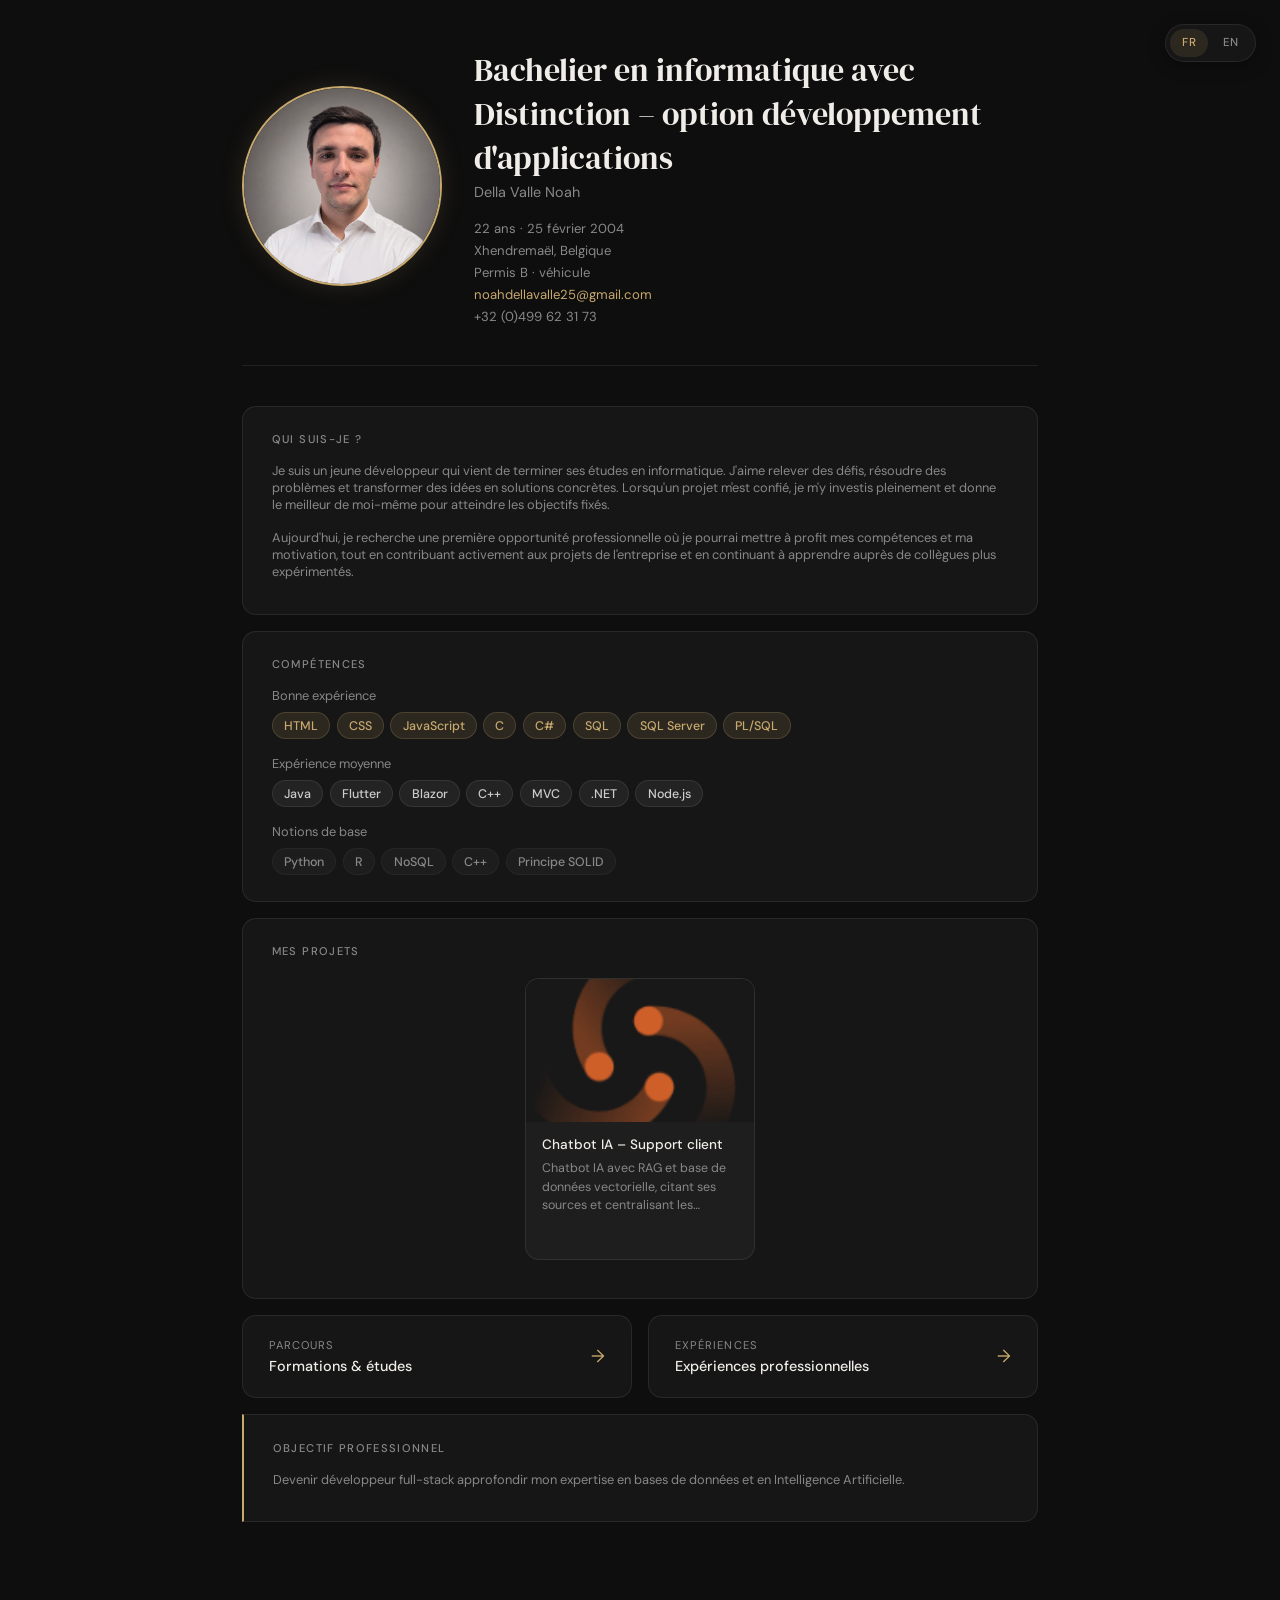
<file: index.html>
<!DOCTYPE html>
<html lang="fr" class="MainPage">
<head>
  <meta charset="UTF-8" />
  <meta name="viewport" content="width=device-width, initial-scale=1.0" />
  <title data-i18n="main.pageTitle">CV - Della Valle Noah</title>
  <link rel="stylesheet" href="./public/css/style.css" />
  <script src="./public/js/translations.js" defer></script>
  <script src="./public/js/i18n.js" defer></script>
  <script src="./public/js/code.js" defer></script>
  <script src="./public/js/carousel.js" defer></script>
</head>
<body>

  <div class="lang-switcher" role="group" aria-label="Choix de la langue / Language choice">
    <button type="button" class="lang-option" data-lang="fr">FR</button>
    <button type="button" class="lang-option" data-lang="en">EN</button>
  </div>

  <div class="layout">
    <header class="header-grid">
      <div class="profile-photo">
        <img src="./public/img/pdp.png" alt="Photo de profil de Noah Della Valle" />
      </div>
      <div class="header-info">
        <h1 data-i18n="main.heading">Bachelier en informatique avec Distinction - option développement d'applications</h1>
        <p class="subtitle">Della Valle Noah</p>
        <div class="contact-grid">
          <span id="age"></span>
          <span data-i18n="main.location">Xhendremaël, Belgique</span>
          <span data-i18n="main.permit">Permis B · véhicule</span>
          <a href="mailto:noahdellavalle25@gmail.com">noahdellavalle25@gmail.com</a>
          <span>+32 (0)499 62 31 73</span>
        </div>
      </div>
    </header>

    <main>
      <div class="card">
        <h2 data-i18n="main.aboutTitle">Qui suis-je ?</h2>
        <p data-i18n="main.aboutP1">Je suis un jeune développeur qui vient de terminer ses études en informatique. J'aime relever des défis, résoudre des problèmes et transformer des idées en solutions concrètes. Lorsqu'un projet m'est confié, je m'y investis pleinement et donne le meilleur de moi-même pour atteindre les objectifs fixés.</p>
        <p data-i18n="main.aboutP2">Aujourd'hui, je recherche une première opportunité professionnelle où je pourrai mettre à profit mes compétences et ma motivation, tout en contribuant activement aux projets de l'entreprise et en continuant à apprendre auprès de collègues plus expérimentés.</p>      </div>

      <div class="card">
        <h2 data-i18n="main.skillsTitle">Compétences</h2>
        <p data-i18n="main.skillsHigh">Bonne expérience</p>
        <div class="skills-row">
          <span class="skill-tag">HTML</span>
          <span class="skill-tag">CSS</span>
          <span class="skill-tag">JavaScript</span>
          <span class="skill-tag">C</span>
          <span class="skill-tag">C#</span>
          <span class="skill-tag">SQL</span>
          <span class="skill-tag">SQL Server</span>
          <span class="skill-tag">PL/SQL</span>
        </div>
        <p data-i18n="main.skillsMid">Expérience moyenne</p>
        <div class="skills-row">
          <span class="skill-tag mid">Java</span>
          <span class="skill-tag mid">Flutter</span>
          <span class="skill-tag mid">Blazor</span>
          <span class="skill-tag mid">C++</span>
          <span class="skill-tag mid">MVC</span>
          <span class="skill-tag mid">.NET</span>
          <span class="skill-tag mid">Node.js</span>
        </div>
        <p data-i18n="main.skillsLow">Notions de base</p>
        <div class="skills-row">
          <span class="skill-tag low">Python</span>
          <span class="skill-tag low">R</span>
          <span class="skill-tag low">NoSQL</span>
          <span class="skill-tag low">C++</span>
          <span class="skill-tag low" data-i18n="main.skillSolid">Principe SOLID</span>
        </div>
      </div>

      <div class="card">
        <h2 data-i18n="main.projectsTitle">Mes Projets</h2>

        <div class="carousel">
          <button class="carousel-btn prev" id="projectsPrev" type="button" aria-label="Projet précédent">&#10094;</button>

          <ul class="carousel-track" id="projectsTrack">
            <li>
              <a class="project-card" href="public/html/chatbot.html">
                <div class="project-img-wrap">
                  <img src="public/img/irisChatbot.png" alt="Chatbot IA Tele-Naro" loading="lazy" onerror="this.onerror=null;this.src='public/img/projects/placeholder.svg'">
                </div>
                <div class="project-info">
                  <h3 data-i18n="main.proj1Title">Tele-Naro - Chatbot IA</h3>
                  <p data-i18n="main.proj1Desc">Assistant conversationnel basé sur l'API Mistral AI (RAG, embeddings), déployé en production pendant mon stage et utilisé par environ 1000 utilisateurs.</p>
                  <span class="project-cta" data-i18n="main.projectCta">Voir le projet →</span>
                </div>
              </a>
            </li>
          </ul>

          <button class="carousel-btn next" id="projectsNext" type="button" aria-label="Projet suivant">&#10095;</button>
        </div>

        <div class="carousel-dots" id="projectsDots"></div>
      </div>

      <div class="nav-grid">
        <a href="public/html/formation.html" class="nav-card">
          <div>
            <div class="nav-label" data-i18n="main.navFormationLabel">Parcours</div>
            <div class="nav-title" data-i18n="main.navFormationTitle">Formations & études</div>
          </div>
          <span class="arrow">→</span>
        </a>
        <a href="public/html/experience.html" class="nav-card">
          <div>
            <div class="nav-label" data-i18n="main.navExperienceLabel">Expériences</div>
            <div class="nav-title" data-i18n="main.navExperienceTitle">Expériences professionnelles</div>
          </div>
          <span class="arrow">→</span>
        </a>
      </div>

      <div class="card objectif-card">
        <h2 data-i18n="main.objectifTitle">Objectif professionnel</h2>
        <p data-i18n="main.objectifText">Devenir développeur full-stack approfondir mon expertise en bases de données et en Intelligence Artificielle.</p>
      </div>

    </main>
  </div>

</body>
</html>
</file>
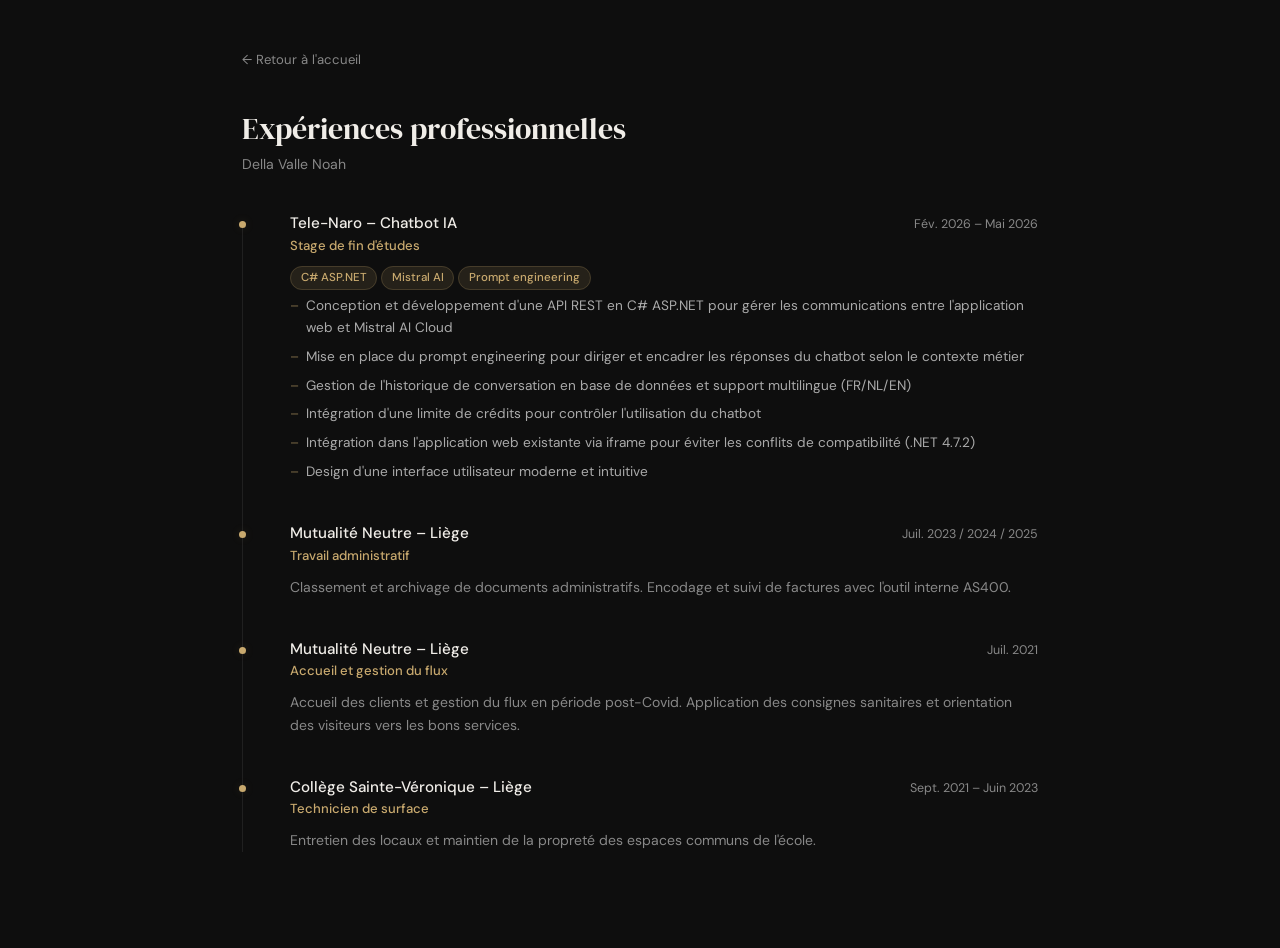
<file: experience.html>
<!DOCTYPE html>
<html lang="fr" class="ExperiencePage">
<head>
  <meta charset="UTF-8" />
  <meta name="viewport" content="width=device-width, initial-scale=1.0" />
  <title>Expériences – Della Valle Noah</title>
  <link rel="stylesheet" href="../Public/css/style.css" />
  <script src="../Public/js/code.js" defer></script>
</head>
<body>

  <div class="layout">

    <a href="/" class="back-link">← Retour à l'accueil</a>

    <h1 class="page-title">Expériences professionnelles</h1>
    <p class="page-subtitle">Della Valle Noah</p>

    <div class="timeline">

      <div class="item">
        <div class="item-header">
          <span class="item-title">Tele-Naro – Chatbot IA</span>
          <span class="item-date">Fév. 2026 – Mai 2026</span>
        </div>
        <div class="item-subtitle">Stage de fin d'études</div>
        <span class="badge">C# ASP.NET</span>
        <span class="badge">Mistral AI</span>
        <span class="badge">Prompt engineering</span>
        <ul>
          <li>Conception et développement d'une API REST en C# ASP.NET pour gérer les communications entre l'application web et Mistral AI Cloud</li>
          <li>Mise en place du prompt engineering pour diriger et encadrer les réponses du chatbot selon le contexte métier</li>
          <li>Gestion de l'historique de conversation en base de données et support multilingue (FR/NL/EN)</li>
          <li>Intégration d'une limite de crédits pour contrôler l'utilisation du chatbot</li>
          <li>Intégration dans l'application web existante via iframe pour éviter les conflits de compatibilité (.NET 4.7.2)</li>
          <li>Design d'une interface utilisateur moderne et intuitive</li>
        </ul>
      </div>

      <div class="item">
        <div class="item-header">
          <span class="item-title">Mutualité Neutre – Liège</span>
          <span class="item-date">Juil. 2023 / 2024 / 2025</span>
        </div>
        <div class="item-subtitle">Travail administratif</div>
        <p class="item-desc">Classement et archivage de documents administratifs. Encodage et suivi de factures avec l'outil interne AS400.</p>
      </div>

      <div class="item">
        <div class="item-header">
          <span class="item-title">Mutualité Neutre – Liège</span>
          <span class="item-date">Juil. 2021</span>
        </div>
        <div class="item-subtitle">Accueil et gestion du flux</div>
        <p class="item-desc">Accueil des clients et gestion du flux en période post-Covid. Application des consignes sanitaires et orientation des visiteurs vers les bons services.</p>
      </div>

      <div class="item">
        <div class="item-header">
          <span class="item-title">Collège Sainte-Véronique – Liège</span>
          <span class="item-date">Sept. 2021 – Juin 2023</span>
        </div>
        <div class="item-subtitle">Technicien de surface</div>
        <p class="item-desc">Entretien des locaux et maintien de la propreté des espaces communs de l'école.</p>
      </div>

    </div>
  </div>

</body>
</html>
</file>
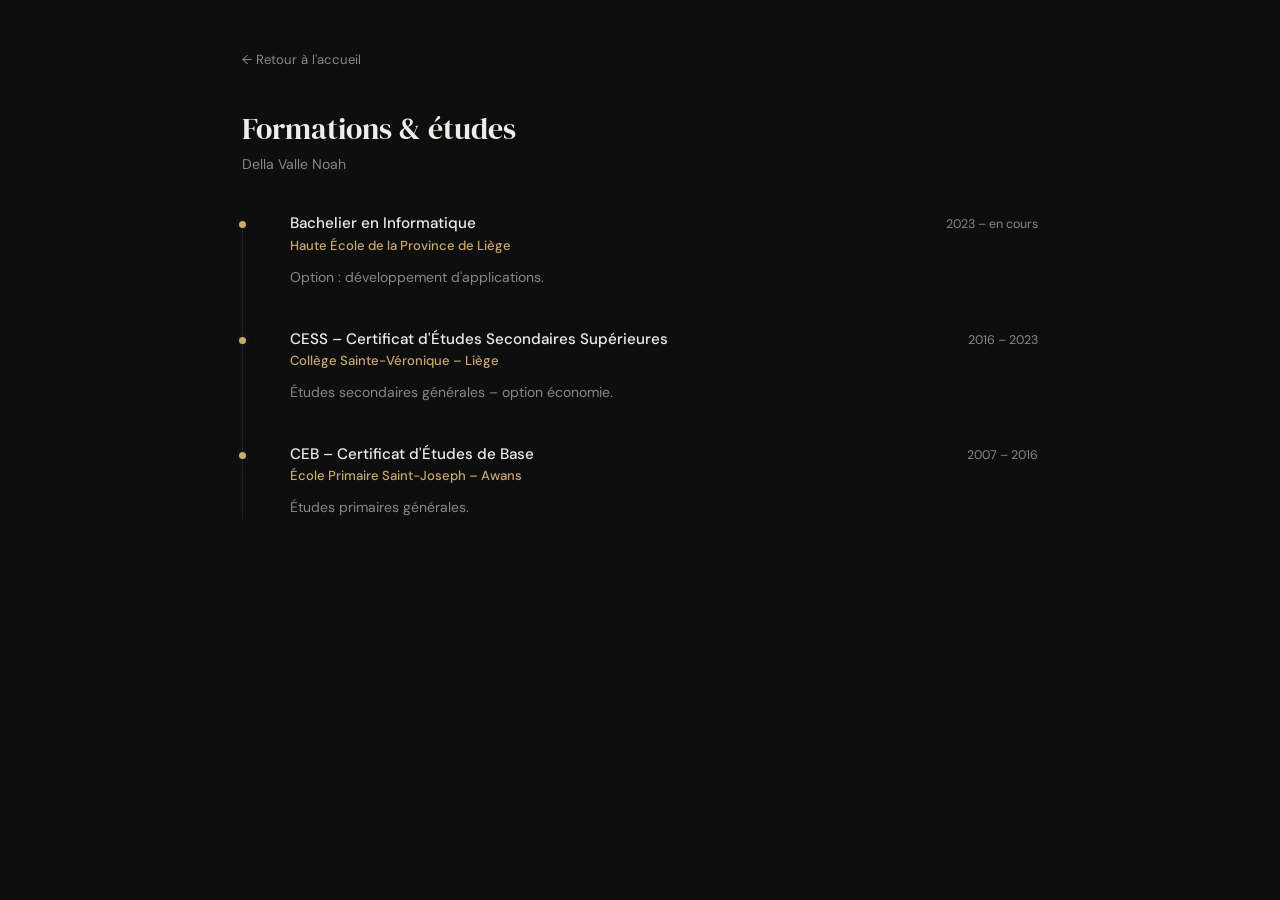
<file: formation.html>
<!DOCTYPE html>
<html lang="fr" class="FormationPage">
<head>
  <meta charset="UTF-8" />
  <meta name="viewport" content="width=device-width, initial-scale=1.0" />
  <title>Formations – Della Valle Noah</title>
  <link rel="stylesheet" href="../Public/css/style.css" />
  <script src="../Public/js/code.js" defer></script>
</head>
<body>

  <div class="layout">

    <a href="/" class="back-link">← Retour à l'accueil</a>

    <h1 class="page-title">Formations & études</h1>
    <p class="page-subtitle">Della Valle Noah</p>

    <div class="timeline">

      <div class="item">
        <div class="item-header">
          <span class="item-title">Bachelier en Informatique</span>
          <span class="item-date">2023 – en cours</span>
        </div>
        <div class="item-subtitle">Haute École de la Province de Liège</div>
        <p class="item-desc">Option : développement d'applications.</p>
      </div>

      <div class="item">
        <div class="item-header">
          <span class="item-title">CESS – Certificat d'Études Secondaires Supérieures</span>
          <span class="item-date">2016 – 2023</span>
        </div>
        <div class="item-subtitle">Collège Sainte-Véronique – Liège</div>
        <p class="item-desc">Études secondaires générales – option économie.</p>
      </div>

      <div class="item">
        <div class="item-header">
          <span class="item-title">CEB – Certificat d'Études de Base</span>
          <span class="item-date">2007 – 2016</span>
        </div>
        <div class="item-subtitle">École Primaire Saint-Joseph – Awans</div>
        <p class="item-desc">Études primaires générales.</p>
      </div>

    </div>
  </div>

</body>
</html>
</file>
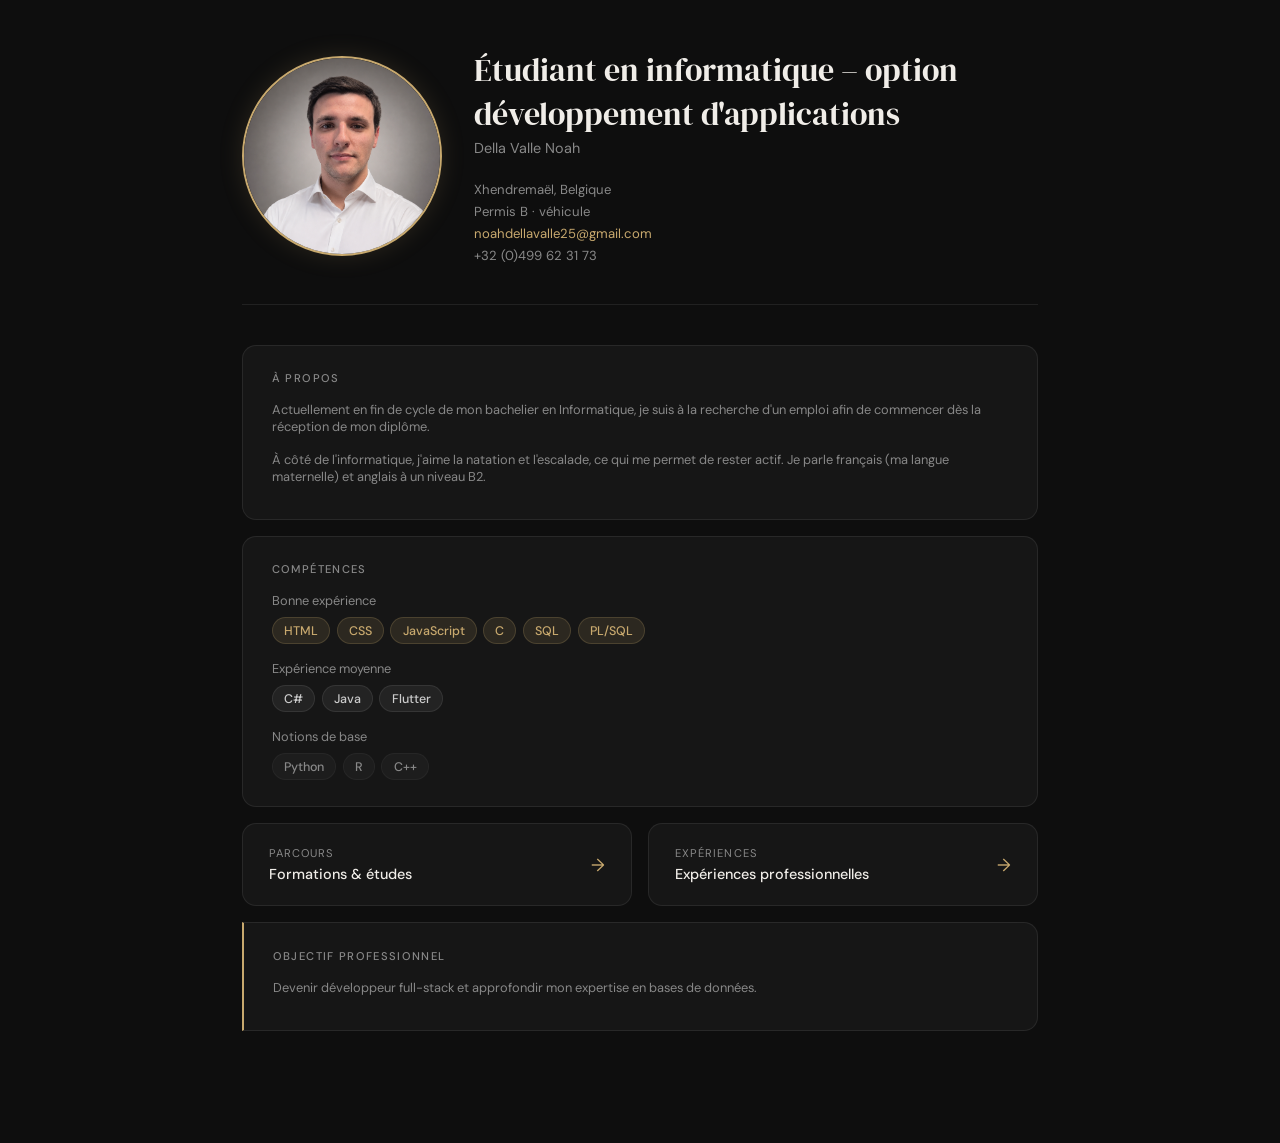
<file: main.html>
<!DOCTYPE html>
<html lang="fr" class="MainPage">
<head>
  <meta charset="UTF-8" />
  <meta name="viewport" content="width=device-width, initial-scale=1.0" />
  <title>CV – Della Valle Noah</title>
  <link rel="stylesheet" href="./Public/css/style.css" />
  <script src="./Public/js/code.js" defer></script>
</head>
<body>

  <div class="layout">

    <header class="header-grid">
      <div class="profile-photo">
        <img src="./Public/img/pdp.png" alt="Photo de profil de Noah Della Valle" />
      </div>
      <div class="header-info">
        <h1>Étudiant en informatique – option développement d'applications</h1>
        <p class="subtitle">Della Valle Noah</p>
        <div class="contact-grid">
          <span id="age"></span>
          <span>Xhendremaël, Belgique</span>
          <span>Permis B · véhicule</span>
          <a href="mailto:noahdellavalle25@gmail.com">noahdellavalle25@gmail.com</a>
          <span>+32 (0)499 62 31 73</span>
        </div>
      </div>
    </header>

    <main>

      <div class="card">
        <h2>À propos</h2>
        <p>Actuellement en fin de cycle de mon bachelier en Informatique, je suis à la recherche d'un emploi afin de commencer dès la réception de mon diplôme.</p>
        <p>À côté de l'informatique, j'aime la natation et l'escalade, ce qui me permet de rester actif. Je parle français (ma langue maternelle) et anglais à un niveau B2.</p>
      </div>

      <div class="card">
        <h2>Compétences</h2>
        <p style="font-size:0.8rem; color:var(--muted); margin-bottom:0.5rem;">Bonne expérience</p>
        <div class="skills-row">
          <span class="skill-tag">HTML</span>
          <span class="skill-tag">CSS</span>
          <span class="skill-tag">JavaScript</span>
          <span class="skill-tag">C</span>
          <span class="skill-tag">SQL</span>
          <span class="skill-tag">PL/SQL</span>
        </div>
        <p style="font-size:0.8rem; color:var(--muted); margin-top:1rem; margin-bottom:0.5rem;">Expérience moyenne</p>
        <div class="skills-row">
          <span class="skill-tag mid">C#</span>
          <span class="skill-tag mid">Java</span>
          <span class="skill-tag mid">Flutter</span>
        </div>
        <p style="font-size:0.8rem; color:var(--muted); margin-top:1rem; margin-bottom:0.5rem;">Notions de base</p>
        <div class="skills-row">
          <span class="skill-tag low">Python</span>
          <span class="skill-tag low">R</span>
          <span class="skill-tag low">C++</span>
        </div>
      </div>

      <div class="nav-grid">
        <a href="/formation" class="nav-card">
          <div>
            <div class="nav-label">Parcours</div>
            <div class="nav-title">Formations & études</div>
          </div>
          <span class="arrow">→</span>
        </a>
        <a href="/experience" class="nav-card">
          <div>
            <div class="nav-label">Expériences</div>
            <div class="nav-title">Expériences professionnelles</div>
          </div>
          <span class="arrow">→</span>
        </a>
      </div>

      <div class="card objectif-card">
        <h2>Objectif professionnel</h2>
        <p>Devenir développeur full-stack et approfondir mon expertise en bases de données.</p>
      </div>

    </main>
  </div>

</body>
</html>
</file>
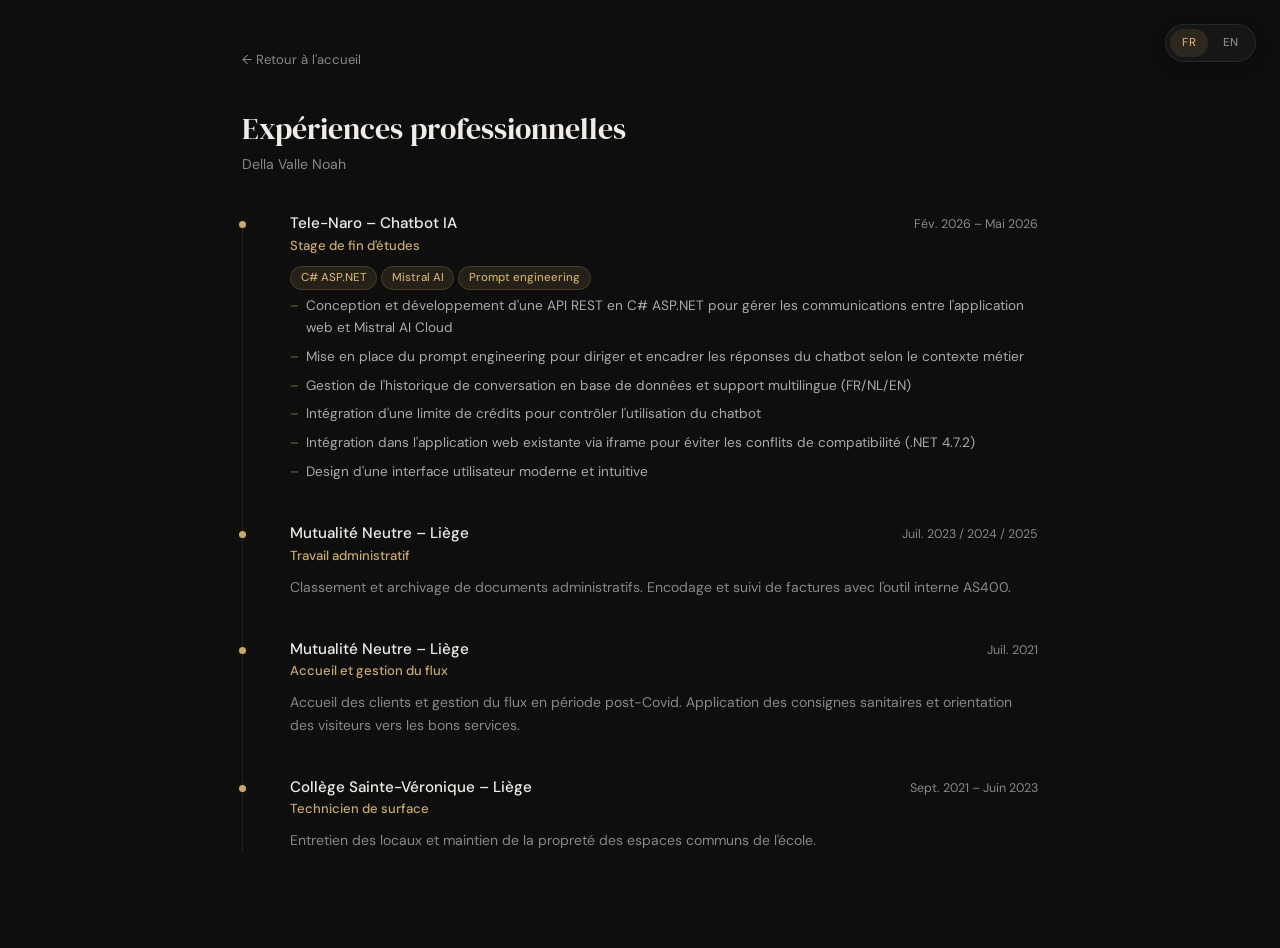
<file: Public/html/experience.html>
<!DOCTYPE html>
<html lang="fr" class="ExperiencePage">
<head>
  <meta charset="UTF-8" />
  <meta name="viewport" content="width=device-width, initial-scale=1.0" />
  <title data-i18n="exp.pageTitle">Expériences – Della Valle Noah</title>
  <link rel="stylesheet" href="../css/style.css" />
  <script src="../js/translations.js" defer></script>
  <script src="../js/i18n.js" defer></script>
  <script src="../js/code.js" defer></script>
</head>
<body>

  <div class="lang-switcher" role="group" aria-label="Choix de la langue / Language choice">
    <button type="button" class="lang-option" data-lang="fr">FR</button>
    <button type="button" class="lang-option" data-lang="en">EN</button>
  </div>

  <div class="layout">

    <a href="../../index.html" class="back-link" data-i18n="common.backLink">← Retour à l'accueil</a>

    <h1 class="page-title" data-i18n="exp.heading">Expériences professionnelles</h1>
    <p class="page-subtitle">Della Valle Noah</p>

    <div class="timeline">

      <div class="item">
        <div class="item-header">
          <span class="item-title" data-i18n="exp.item1Title">Tele-Naro – Chatbot IA</span>
          <span class="item-date" data-i18n="exp.item1Date">Fév. 2026 – Mai 2026</span>
        </div>
        <div class="item-subtitle" data-i18n="exp.item1Subtitle">Stage de fin d'études</div>
        <span class="badge">C# ASP.NET</span>
        <span class="badge">Mistral AI</span>
        <span class="badge">Prompt engineering</span>
        <ul>
          <li data-i18n="exp.item1Li1">Conception et développement d'une API REST en C# ASP.NET pour gérer les communications entre l'application web et Mistral AI Cloud</li>
          <li data-i18n="exp.item1Li2">Mise en place du prompt engineering pour diriger et encadrer les réponses du chatbot selon le contexte métier</li>
          <li data-i18n="exp.item1Li3">Gestion de l'historique de conversation en base de données et support multilingue (FR/NL/EN)</li>
          <li data-i18n="exp.item1Li4">Intégration d'une limite de crédits pour contrôler l'utilisation du chatbot</li>
          <li data-i18n="exp.item1Li5">Intégration dans l'application web existante via iframe pour éviter les conflits de compatibilité (.NET 4.7.2)</li>
          <li data-i18n="exp.item1Li6">Design d'une interface utilisateur moderne et intuitive</li>
        </ul>
      </div>

      <div class="item">
        <div class="item-header">
          <span class="item-title">Mutualité Neutre – Liège</span>
          <span class="item-date" data-i18n="exp.item2Date">Juil. 2023 / 2024 / 2025</span>
        </div>
        <div class="item-subtitle" data-i18n="exp.item2Subtitle">Travail administratif</div>
        <p class="item-desc" data-i18n="exp.item2Desc">Classement et archivage de documents administratifs. Encodage et suivi de factures avec l'outil interne AS400.</p>
      </div>

      <div class="item">
        <div class="item-header">
          <span class="item-title">Mutualité Neutre – Liège</span>
          <span class="item-date" data-i18n="exp.item3Date">Juil. 2021</span>
        </div>
        <div class="item-subtitle" data-i18n="exp.item3Subtitle">Accueil et gestion du flux</div>
        <p class="item-desc" data-i18n="exp.item3Desc">Accueil des clients et gestion du flux en période post-Covid. Application des consignes sanitaires et orientation des visiteurs vers les bons services.</p>
      </div>

      <div class="item">
        <div class="item-header">
          <span class="item-title">Collège Sainte-Véronique – Liège</span>
          <span class="item-date" data-i18n="exp.item4Date">Sept. 2021 – Juin 2023</span>
        </div>
        <div class="item-subtitle" data-i18n="exp.item4Subtitle">Technicien de surface</div>
        <p class="item-desc" data-i18n="exp.item4Desc">Entretien des locaux et maintien de la propreté des espaces communs de l'école.</p>
      </div>

    </div>
  </div>

</body>
</html>
</file>
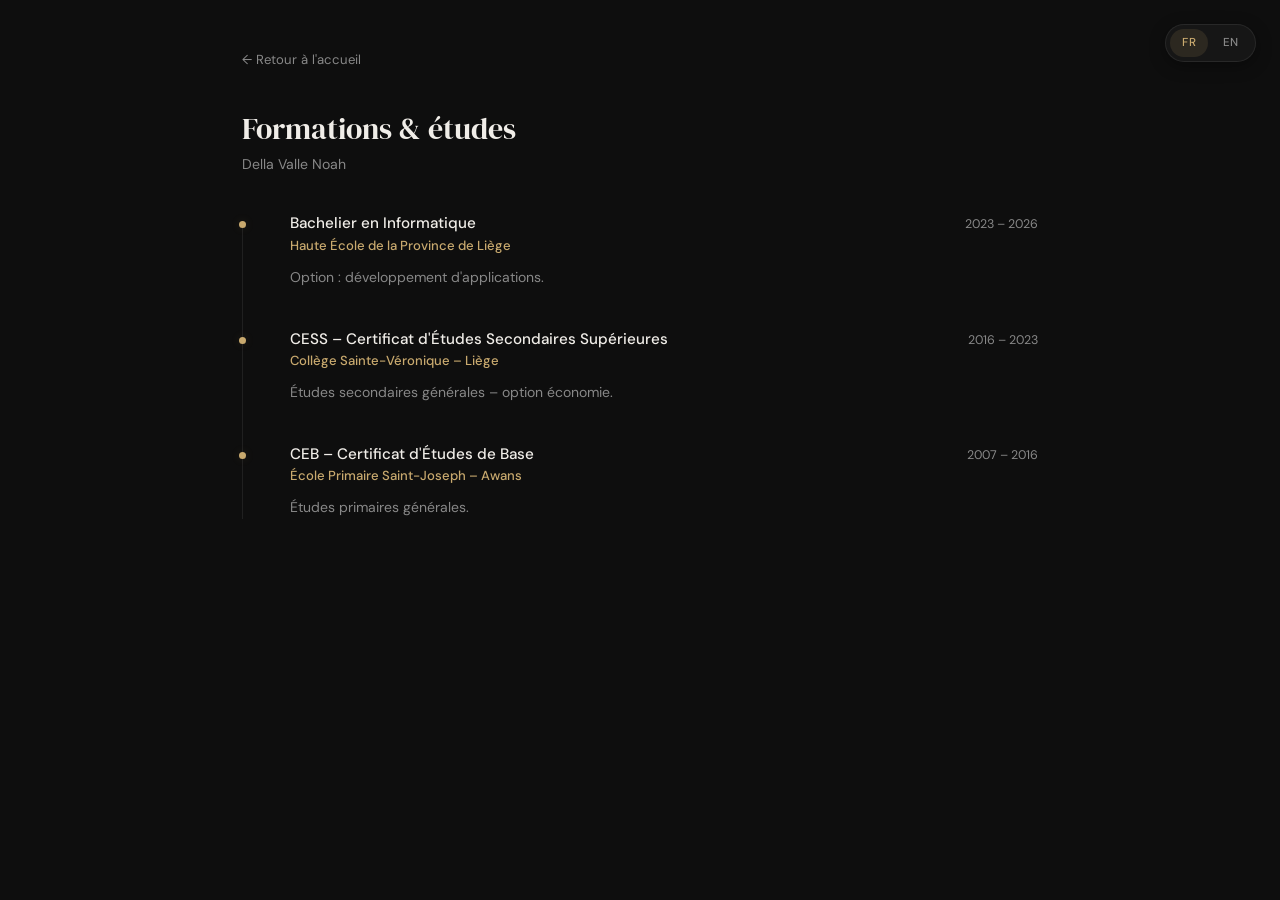
<file: Public/html/formation.html>
<!DOCTYPE html>
<html lang="fr" class="FormationPage">
<head>
  <meta charset="UTF-8" />
  <meta name="viewport" content="width=device-width, initial-scale=1.0" />
  <title data-i18n="form.pageTitle">Formations – Della Valle Noah</title>
  <link rel="stylesheet" href="../css/style.css" />
  <script src="../js/translations.js" defer></script>
  <script src="../js/i18n.js" defer></script>
  <script src="../js/code.js" defer></script>
</head>
<body>

  <div class="lang-switcher" role="group" aria-label="Choix de la langue / Language choice">
    <button type="button" class="lang-option" data-lang="fr">FR</button>
    <button type="button" class="lang-option" data-lang="en">EN</button>
  </div>

  <div class="layout">

    <a href="../../index.html" class="back-link" data-i18n="common.backLink">← Retour à l'accueil</a>

    <h1 class="page-title" data-i18n="form.heading">Formations & études</h1>
    <p class="page-subtitle">Della Valle Noah</p>

    <div class="timeline">

      <div class="item">
        <div class="item-header">
          <span class="item-title" data-i18n="form.item1Title">Bachelier en Informatique</span>
          <span class="item-date"> 2023 – 2026</span>
        </div>
        <div class="item-subtitle">Haute École de la Province de Liège</div>
        <p class="item-desc" data-i18n="form.item1Desc">Option : développement d'applications.</p>
      </div>

      <div class="item">
        <div class="item-header">
          <span class="item-title" data-i18n="form.item2Title">CESS – Certificat d'Études Secondaires Supérieures</span>
          <span class="item-date">2016 – 2023</span>
        </div>
        <div class="item-subtitle">Collège Sainte-Véronique – Liège</div>
        <p class="item-desc" data-i18n="form.item2Desc">Études secondaires générales – option économie.</p>
      </div>

      <div class="item">
        <div class="item-header">
          <span class="item-title" data-i18n="form.item3Title">CEB – Certificat d'Études de Base</span>
          <span class="item-date">2007 – 2016</span>
        </div>
        <div class="item-subtitle">École Primaire Saint-Joseph – Awans</div>
        <p class="item-desc" data-i18n="form.item3Desc">Études primaires générales.</p>
      </div>

    </div>
  </div>

</body>
</html>
</file>
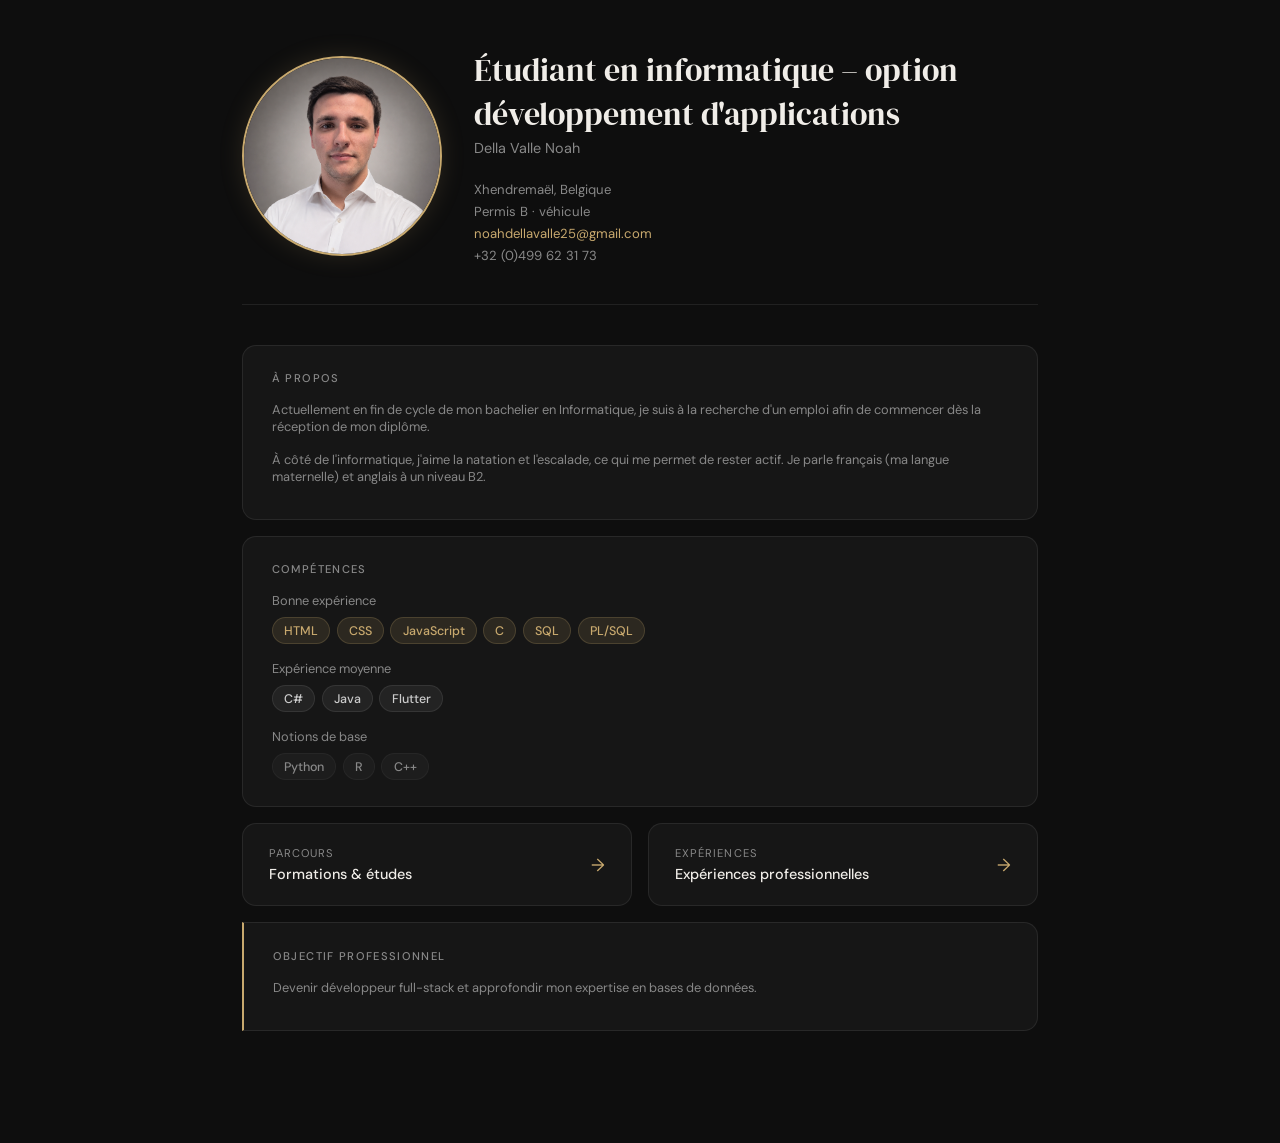
<file: Public/html/main.html>
<!DOCTYPE html>
<html lang="fr" class="MainPage">
<head>
  <meta charset="UTF-8" />
  <meta name="viewport" content="width=device-width, initial-scale=1.0" />
  <title>CV – Della Valle Noah</title>
  <link rel="stylesheet" href="../css/style.css" />
  <script src="../js/code.js" defer></script>
</head>
<body>

  <div class="layout">

    <header class="header-grid">
      <div class="profile-photo">
        <img src="../img/pdp.png" alt="Photo de profil de Noah Della Valle" />
      </div>
      <div class="header-info">
        <h1>Étudiant en informatique – option développement d'applications</h1>
        <p class="subtitle">Della Valle Noah</p>
        <div class="contact-grid">
          <span id="age"></span>
          <span>Xhendremaël, Belgique</span>
          <span>Permis B · véhicule</span>
          <a href="mailto:noahdellavalle25@gmail.com">noahdellavalle25@gmail.com</a>
          <span>+32 (0)499 62 31 73</span>
        </div>
      </div>
    </header>

    <main>

      <div class="card">
        <h2>À propos</h2>
        <p>Actuellement en fin de cycle de mon bachelier en Informatique, je suis à la recherche d'un emploi afin de commencer dès la réception de mon diplôme.</p>
        <p>À côté de l'informatique, j'aime la natation et l'escalade, ce qui me permet de rester actif. Je parle français (ma langue maternelle) et anglais à un niveau B2.</p>
      </div>

      <div class="card">
        <h2>Compétences</h2>
        <p style="font-size:0.8rem; color:var(--muted); margin-bottom:0.5rem;">Bonne expérience</p>
        <div class="skills-row">
          <span class="skill-tag">HTML</span>
          <span class="skill-tag">CSS</span>
          <span class="skill-tag">JavaScript</span>
          <span class="skill-tag">C</span>
          <span class="skill-tag">SQL</span>
          <span class="skill-tag">PL/SQL</span>
        </div>
        <p style="font-size:0.8rem; color:var(--muted); margin-top:1rem; margin-bottom:0.5rem;">Expérience moyenne</p>
        <div class="skills-row">
          <span class="skill-tag mid">C#</span>
          <span class="skill-tag mid">Java</span>
          <span class="skill-tag mid">Flutter</span>
        </div>
        <p style="font-size:0.8rem; color:var(--muted); margin-top:1rem; margin-bottom:0.5rem;">Notions de base</p>
        <div class="skills-row">
          <span class="skill-tag low">Python</span>
          <span class="skill-tag low">R</span>
          <span class="skill-tag low">C++</span>
        </div>
      </div>

      <div class="nav-grid">
        <a href="/formation" class="nav-card">
          <div>
            <div class="nav-label">Parcours</div>
            <div class="nav-title">Formations & études</div>
          </div>
          <span class="arrow">→</span>
        </a>
        <a href="/experience" class="nav-card">
          <div>
            <div class="nav-label">Expériences</div>
            <div class="nav-title">Expériences professionnelles</div>
          </div>
          <span class="arrow">→</span>
        </a>
      </div>

      <div class="card objectif-card">
        <h2>Objectif professionnel</h2>
        <p>Devenir développeur full-stack et approfondir mon expertise en bases de données.</p>
      </div>

    </main>
  </div>

</body>
</html>
</file>
<file: public/css/style.css>
@import url('https://fonts.googleapis.com/css2?family=DM+Sans:wght@300;400;500&family=DM+Serif+Display&display=swap');

:root {
  --bg: #0e0e0e;
  --surface: #161616;
  --surface2: #1e1e1e;
  --border: rgba(255,255,255,0.08);
  --border-hover: rgba(255,255,255,0.16);
  --text: #f0ede8;
  --muted: #888;
  --accent: #c8a96e;
  --accent-glow: rgba(200, 169, 110, 0.15);
  --accent2: #7eb8c9;
  --tag-high: rgba(200,169,110,0.12);
  --tag-mid: rgba(255,255,255,0.06);
  --tag-low: rgba(255,255,255,0.03);
}

* { margin: 0; padding: 0; box-sizing: border-box; }

html { scroll-behavior: smooth; background: var(--bg); }

body {
  font-family: 'DM Sans', sans-serif;
  background: var(--bg);
  color: var(--text);
  min-height: 100vh;
}

a { color: var(--accent); text-decoration: none; }
a:hover { text-decoration: underline; }

/*
/////////////////////////////////////////////////////////////////////// 
/////////////////////////// LANGUAGE SWITCHER /////////////////////////
///////////////////////////////////////////////////////////////////////*/

.lang-switcher {
  position: fixed;
  top: 1.5rem;
  right: 1.5rem;
  z-index: 100;
  display: flex;
  background: var(--surface);
  border: 1px solid var(--border);
  border-radius: 999px;
  padding: 0.25rem;
  gap: 0.15rem;
  box-shadow: 0 4px 16px rgba(0,0,0,0.35);
}

.lang-option {
  background: transparent;
  border: none;
  color: var(--muted);
  font-family: 'DM Sans', sans-serif;
  font-size: 0.72rem;
  font-weight: 500;
  letter-spacing: 0.05em;
  padding: 0.4rem 0.75rem;
  border-radius: 999px;
  cursor: pointer;
  transition: background 0.2s, color 0.2s;
}

.lang-option:hover { color: var(--text); }

.lang-option.active {
  background: var(--tag-high);
  color: var(--accent);
}

.lang-option:focus-visible {
  outline: 2px solid var(--accent);
  outline-offset: 2px;
}

@media (max-width: 600px) {
  .lang-switcher {
    top: 1rem;
    right: 1rem;
  }
}

/*
/////////////////////////////////////////////////////////////////////// 
/////////////////////////// MAIN PAGE /////////////////////////
///////////////////////////////////////////////////////////////////////*/

.MainPage body { background: var(--bg); }

.MainPage .layout {
  max-width: 860px;
  margin: 0 auto;
  padding: 3rem 2rem 6rem;
}

.MainPage .header-grid {
  display: grid;
  grid-template-columns: auto 1fr;
  gap: 2rem;
  align-items: center;
  margin-bottom: 2.5rem;
  padding-bottom: 2.5rem;
  border-bottom: 1px solid var(--border);
}

.MainPage .profile-photo {
  width: 200px;
  height: 200px;
  border-radius: 50%;
  overflow: hidden;
  border: 2px solid var(--accent);
  box-shadow: 0 0 24px var(--accent-glow);
  flex-shrink: 0;
}

.MainPage .profile-photo img {
  width: 100%;
  height: 100%;
  object-fit: cover;
}

.MainPage .header-info h1 {
  font-family: 'DM Serif Display', serif;
  font-size: 2rem;
  font-weight: 400;
  color: var(--text);
  margin-bottom: 0.2rem;
}

.MainPage .header-info .subtitle {
  font-size: 0.9rem;
  color: var(--muted);
  margin-bottom: 1.2rem;
}

.MainPage .contact-grid {
  display: flex;
  flex-direction: column;
  gap: 0.3rem;
  font-size: 0.82rem;
  color: var(--muted);
}

.MainPage .contact-grid a { color: var(--accent); }

.MainPage .card {
  background: var(--surface);
  border: 1px solid var(--border);
  border-radius: 14px;
  padding: 1.6rem 1.8rem;
  margin-bottom: 1rem;
  transition: border-color 0.2s;
}

.MainPage .card:hover { border-color: var(--border-hover); }

.MainPage .card h2 {
  font-size: 0.7rem;
  font-weight: 500;
  letter-spacing: 0.12em;
  text-transform: uppercase;
  color: var(--muted);
  margin-bottom: 1rem;
}

.MainPage .card p {
  font-size:0.8rem; 
  color:var(--muted); 
  margin-top:1rem; 
  margin-bottom:0.5rem;
}

.MainPage .skills-row {
  display: flex;
  flex-wrap: wrap;
  gap: 0.4rem;
  margin-top: 0.25rem;
}

.MainPage .skill-label {
  font-size: 0.72rem;
  text-transform: uppercase;
  letter-spacing: 0.08em;
  color: var(--muted);
  margin-top: 1rem;
  margin-bottom: 0.4rem;
}

.MainPage .skill-tag {
  background: var(--tag-high);
  color: var(--accent);
  border: 1px solid rgba(200,169,110,0.2);
  font-size: 0.78rem;
  font-weight: 500;
  padding: 0.28rem 0.7rem;
  border-radius: 999px;
}

.MainPage .skill-tag.mid {
  background: var(--tag-mid);
  color: #ccc;
  border: 1px solid var(--border);
}

.MainPage .skill-tag.low {
  background: var(--tag-low);
  color: var(--muted);
  border: 1px solid rgba(255,255,255,0.04);
}

.MainPage .nav-grid {
  display: grid;
  grid-template-columns: 1fr 1fr;
  gap: 1rem;
  margin-bottom: 1rem;
}

.MainPage .nav-card {
  background: var(--surface);
  border: 1px solid var(--border);
  border-radius: 14px;
  padding: 1.4rem 1.6rem;
  text-decoration: none;
  display: flex;
  align-items: center;
  justify-content: space-between;
  transition: border-color 0.2s, background 0.2s;
  color: var(--text);
}

.MainPage .nav-card:hover {
  border-color: var(--accent);
  background: var(--accent-glow);
  text-decoration: none;
}

.MainPage .nav-card .nav-label {
  font-size: 0.7rem;
  color: var(--muted);
  text-transform: uppercase;
  letter-spacing: 0.1em;
  margin-bottom: 0.3rem;
}

.MainPage .nav-card .nav-title {
  font-weight: 500;
  font-size: 0.9rem;
  color: var(--text);
}

.MainPage .nav-card .arrow {
  font-size: 1.1rem;
  color: var(--accent);
}

.MainPage .objectif-card {
  border-left: 2px solid var(--accent);
  border-radius: 0 14px 14px 0;
}

/*
/////////////////////////////////////////////////////////////////////// 
/////////////////////////// PROJETS (CAROUSEL) /////////////////////////
///////////////////////////////////////////////////////////////////////*/

.MainPage .carousel { position: relative; margin-top: 0.25rem; }

.MainPage .carousel-track {
  list-style: none;
  display: flex;
  gap: 1rem;
  margin: 0;
  padding: 0.25rem 0.1rem 0.75rem;
  overflow-x: auto;
  scroll-snap-type: x mandatory;
  scroll-behavior: smooth;
  -webkit-overflow-scrolling: touch;
  scrollbar-width: none;
}
.MainPage .carousel-track::-webkit-scrollbar { display: none; }

.MainPage .carousel-track.is-centered { justify-content: center; }

.MainPage .carousel-track > li {
  flex: 0 0 auto;
  width: 230px;
  scroll-snap-align: start;
}

.MainPage .project-card {
  display: flex;
  flex-direction: column;
  height: 100%;
  background: var(--surface2);
  border: 1px solid var(--border);
  border-radius: 14px;
  overflow: hidden;
  text-decoration: none;
  color: var(--text);
  transition: border-color 0.2s, background 0.2s, transform 0.2s;
}

.MainPage .project-card:hover,
.MainPage .project-card:focus-visible {
  border-color: var(--accent);
  background: var(--accent-glow);
  transform: translateY(-3px);
  text-decoration: none;
}

.MainPage .project-img-wrap {
  width: 100%;
  aspect-ratio: 16 / 10;
  min-height: 130px; /* garde-fou si aspect-ratio n'est pas supporté */
  overflow: hidden;
  background: var(--bg);
}

.MainPage .project-img-wrap img {
  width: 100%;
  height: 100%;
  object-fit: cover;
  display: block;
  opacity: 0.92;
  transition: transform 0.4s ease, opacity 0.2s ease;
}

.MainPage .project-card:hover .project-img-wrap img { transform: scale(1.05); opacity: 1; }

.MainPage .project-info {
  padding: 0.9rem 1rem 1rem;
  display: flex;
  flex-direction: column;
  gap: 0.35rem;
  flex: 1;
}

.MainPage .project-info h3 {
  font-size: 0.85rem;
  font-weight: 500;
  color: var(--text);
  margin: 0;
}

.MainPage .project-info p {
  font-size: 0.78rem;
  line-height: 1.5;
  color: var(--muted);
  margin: 0;
  display: -webkit-box;
  -webkit-line-clamp: 3;
  -webkit-box-orient: vertical;
  overflow: hidden;
}

.MainPage .project-cta {
  margin-top: auto;
  padding-top: 0.4rem;
  font-size: 0.74rem;
  font-weight: 500;
  color: var(--accent);
  opacity: 0;
  transform: translateX(-4px);
  transition: opacity 0.2s ease, transform 0.2s ease;
}

.MainPage .project-card:hover .project-cta,
.MainPage .project-card:focus-visible .project-cta { opacity: 1; transform: translateX(0); }

.MainPage .carousel-btn {
  position: absolute;
  top: 36%;
  transform: translateY(-50%);
  width: 34px;
  height: 34px;
  border-radius: 50%;
  border: 1px solid var(--border);
  background: var(--surface);
  color: var(--text);
  box-shadow: 0 4px 14px rgba(0,0,0,0.35);
  cursor: pointer;
  font-size: 0.9rem;
  display: flex;
  align-items: center;
  justify-content: center;
  z-index: 2;
  transition: border-color 0.2s, color 0.2s, transform 0.15s;
}

.MainPage .carousel-btn:hover {
  border-color: var(--accent);
  color: var(--accent);
  transform: translateY(-50%) scale(1.06);
}

.MainPage .carousel-btn.prev { left: 2px; }
.MainPage .carousel-btn.next { right: 2px; }

.MainPage .carousel-dots {
  display: flex;
  justify-content: center;
  gap: 0.4rem;
  margin-top: 0.3rem;
}

.MainPage .carousel-dot {
  width: 6px;
  height: 6px;
  border-radius: 50%;
  background: var(--border);
  border: none;
  padding: 0;
  cursor: pointer;
  transition: background 0.2s, transform 0.2s;
}

.MainPage .carousel-dot.is-active { background: var(--accent); transform: scale(1.3); }

/* Nos règles display:flex ci-dessus ont plus de poids que le display:none
   par défaut du navigateur pour [hidden] : on le réaffirme explicitement. */
.MainPage .carousel-btn[hidden],
.MainPage .carousel-dots[hidden] {
  display: none;
}

.MainPage .carousel-btn:focus-visible,
.MainPage .carousel-dot:focus-visible,
.MainPage .project-card:focus-visible {
  outline: 2px solid var(--accent);
  outline-offset: 2px;
}

@media (prefers-reduced-motion: reduce) {
  .MainPage .carousel-track { scroll-behavior: auto; }
  .MainPage .project-card,
  .MainPage .project-img-wrap img,
  .MainPage .carousel-btn,
  .MainPage .project-cta,
  .MainPage .carousel-dot { transition: none !important; }
}

/*
/////////////////////////////////////////////////////////////////////// 
/////////////////////////// INNER PAGES /////////////////////////
///////////////////////////////////////////////////////////////////////*/

.ExperiencePage body,
.FormationPage body,
.ProjectPage body { background: var(--bg); }

.ExperiencePage .layout,
.FormationPage .layout,
.ProjectPage .layout {
  max-width: 860px;
  margin: 0 auto;
  padding: 3rem 2rem 6rem;
}

.ExperiencePage .back-link,
.FormationPage .back-link,
.ProjectPage .back-link {
  display: inline-flex;
  align-items: center;
  gap: 0.4rem;
  font-size: 0.82rem;
  color: var(--muted);
  margin-bottom: 2.5rem;
  text-decoration: none;
  transition: color 0.2s;
}

.ExperiencePage .back-link:hover,
.FormationPage .back-link:hover,
.ProjectPage .back-link:hover {
  color: var(--accent);
  text-decoration: none;
}

.ExperiencePage .page-title,
.FormationPage .page-title,
.ProjectPage .page-title {
  font-family: 'DM Serif Display', serif;
  font-size: 1.9rem;
  font-weight: 400;
  color: var(--text);
  margin-bottom: 0.4rem;
}

.ExperiencePage .page-subtitle,
.FormationPage .page-subtitle,
.ProjectPage .page-subtitle {
  font-size: 0.88rem;
  color: var(--muted);
  margin-bottom: 2.5rem;
}

.ExperiencePage .timeline,
.FormationPage .timeline {
  position: relative;
  padding-left: 1.5rem;
}

.ExperiencePage .timeline::before,
.FormationPage .timeline::before {
  content: '';
  position: absolute;
  left: 0;
  top: 8px;
  bottom: 0;
  width: 1px;
  background: var(--border);
}

.ExperiencePage .item,
.FormationPage .item {
  position: relative;
  padding-left: 1.5rem;
  padding-bottom: 2.5rem;
}

.ExperiencePage .item::before,
.FormationPage .item::before {
  content: '';
  position: absolute;
  left: -1.5rem;
  top: 8px;
  width: 7px;
  height: 7px;
  border-radius: 50%;
  background: var(--accent);
  box-shadow: 0 0 10px var(--accent-glow);
  transform: translateX(-3px);
}

.ExperiencePage .item:last-child,
.FormationPage .item:last-child { padding-bottom: 0; }

.ExperiencePage .item-header,
.FormationPage .item-header {
  display: flex;
  align-items: baseline;
  justify-content: space-between;
  gap: 1rem;
  flex-wrap: wrap;
  margin-bottom: 0.2rem;
}

.ExperiencePage .item-title,
.FormationPage .item-title {
  font-weight: 500;
  font-size: 0.95rem;
  color: var(--text);
}

.ExperiencePage .item-date,
.FormationPage .item-date {
  font-size: 0.78rem;
  color: var(--muted);
  white-space: nowrap;
}

.ExperiencePage .item-subtitle,
.FormationPage .item-subtitle {
  font-size: 0.82rem;
  color: var(--accent);
  margin-bottom: 0.75rem;
  font-weight: 500;
}

.ExperiencePage .item-desc,
.FormationPage .item-desc {
  font-size: 0.875rem;
  color: var(--muted);
  line-height: 1.65;
}

.ExperiencePage .item ul {
  list-style: none;
  padding: 0;
  display: flex;
  flex-direction: column;
  gap: 0.4rem;
  margin-top: 0.5rem;
}

.ExperiencePage .item ul li {
  font-size: 0.85rem;
  color: #aaa;
  padding-left: 1rem;
  position: relative;
  line-height: 1.65;
}

.ExperiencePage .item ul li::before {
  content: '–';
  position: absolute;
  left: 0;
  color: var(--accent);
  opacity: 0.6;
}

.ExperiencePage .badges,
.ProjectPage .badges {
  display: flex;
  flex-wrap: wrap;
  gap: 0.4rem;
  margin-bottom: 0.85rem;
}

.ExperiencePage .badge,
.ProjectPage .badge {
  background: var(--tag-high);
  color: var(--accent);
  border: 1px solid rgba(200,169,110,0.2);
  font-size: 0.72rem;
  font-weight: 500;
  padding: 0.2rem 0.6rem;
  border-radius: 999px;
}

.ProjectPage .project-desc-block {
  max-width: 640px;
  margin: 1.5rem 0 2.5rem;
}

.ProjectPage .project-desc {
  font-size: 0.9rem;
  line-height: 1.75;
  color: var(--muted);
}

.ProjectPage .project-desc + .project-desc { margin-top: 0.9rem; }

.ProjectPage .section-label {
  font-size: 0.7rem;
  font-weight: 500;
  letter-spacing: 0.12em;
  text-transform: uppercase;
  color: var(--muted);
  margin-bottom: 0.9rem;
}

.ProjectPage .project-video {
  display: block;
  width: 100%;
  aspect-ratio: 16 / 9;
  border-radius: 14px;
  border: 1px solid var(--border);
  background: var(--bg);
}

.ProjectPage .project-video p {
  font-size: 0.85rem;
  color: var(--muted);
  padding: 1.5rem;
}

.ProjectPage .project-video p a { color: var(--accent); }

@media (max-width: 600px) {
  .MainPage .layout,
  .ExperiencePage .layout,
  .FormationPage .layout,
  .ProjectPage .layout {
    padding: 1.5rem 1rem 4rem;
  }

  .MainPage .header-grid {
    grid-template-columns: 1fr;
    gap: 1.2rem;
  }

  .MainPage .nav-grid { grid-template-columns: 1fr; }

  .MainPage .carousel-track > li { width: 72vw; max-width: 260px; }
  .MainPage .carousel-btn { display: none; }

  .MainPage .header-info h1 { font-size: 1.6rem; }

  .ExperiencePage .page-title,
  .FormationPage .page-title,
  .ProjectPage .page-title { font-size: 1.5rem; }
}
</file>
<file: Public/css/style.css>
@import url('https://fonts.googleapis.com/css2?family=DM+Sans:wght@300;400;500&family=DM+Serif+Display&display=swap');

:root {
  --bg: #0e0e0e;
  --surface: #161616;
  --surface2: #1e1e1e;
  --border: rgba(255,255,255,0.08);
  --border-hover: rgba(255,255,255,0.16);
  --text: #f0ede8;
  --muted: #888;
  --accent: #c8a96e;
  --accent-glow: rgba(200, 169, 110, 0.15);
  --accent2: #7eb8c9;
  --tag-high: rgba(200,169,110,0.12);
  --tag-mid: rgba(255,255,255,0.06);
  --tag-low: rgba(255,255,255,0.03);
}

* { margin: 0; padding: 0; box-sizing: border-box; }

html { scroll-behavior: smooth; background: var(--bg); }

body {
  font-family: 'DM Sans', sans-serif;
  background: var(--bg);
  color: var(--text);
  min-height: 100vh;
}

a { color: var(--accent); text-decoration: none; }
a:hover { text-decoration: underline; }

/*
/////////////////////////////////////////////////////////////////////// 
/////////////////////////// LANGUAGE SWITCHER /////////////////////////
///////////////////////////////////////////////////////////////////////*/

.lang-switcher {
  position: fixed;
  top: 1.5rem;
  right: 1.5rem;
  z-index: 100;
  display: flex;
  background: var(--surface);
  border: 1px solid var(--border);
  border-radius: 999px;
  padding: 0.25rem;
  gap: 0.15rem;
  box-shadow: 0 4px 16px rgba(0,0,0,0.35);
}

.lang-option {
  background: transparent;
  border: none;
  color: var(--muted);
  font-family: 'DM Sans', sans-serif;
  font-size: 0.72rem;
  font-weight: 500;
  letter-spacing: 0.05em;
  padding: 0.4rem 0.75rem;
  border-radius: 999px;
  cursor: pointer;
  transition: background 0.2s, color 0.2s;
}

.lang-option:hover { color: var(--text); }

.lang-option.active {
  background: var(--tag-high);
  color: var(--accent);
}

.lang-option:focus-visible {
  outline: 2px solid var(--accent);
  outline-offset: 2px;
}

@media (max-width: 600px) {
  .lang-switcher {
    top: 1rem;
    right: 1rem;
  }
}

/*
/////////////////////////////////////////////////////////////////////// 
/////////////////////////// MAIN PAGE /////////////////////////
///////////////////////////////////////////////////////////////////////*/

.MainPage body { background: var(--bg); }

.MainPage .layout {
  max-width: 860px;
  margin: 0 auto;
  padding: 3rem 2rem 6rem;
}

.MainPage .header-grid {
  display: grid;
  grid-template-columns: auto 1fr;
  gap: 2rem;
  align-items: center;
  margin-bottom: 2.5rem;
  padding-bottom: 2.5rem;
  border-bottom: 1px solid var(--border);
}

.MainPage .profile-photo {
  width: 200px;
  height: 200px;
  border-radius: 50%;
  overflow: hidden;
  border: 2px solid var(--accent);
  box-shadow: 0 0 24px var(--accent-glow);
  flex-shrink: 0;
}

.MainPage .profile-photo img {
  width: 100%;
  height: 100%;
  object-fit: cover;
}

.MainPage .header-info h1 {
  font-family: 'DM Serif Display', serif;
  font-size: 2rem;
  font-weight: 400;
  color: var(--text);
  margin-bottom: 0.2rem;
}

.MainPage .header-info .subtitle {
  font-size: 0.9rem;
  color: var(--muted);
  margin-bottom: 1.2rem;
}

.MainPage .contact-grid {
  display: flex;
  flex-direction: column;
  gap: 0.3rem;
  font-size: 0.82rem;
  color: var(--muted);
}

.MainPage .contact-grid a { color: var(--accent); }

.MainPage .card {
  background: var(--surface);
  border: 1px solid var(--border);
  border-radius: 14px;
  padding: 1.6rem 1.8rem;
  margin-bottom: 1rem;
  transition: border-color 0.2s;
}

.MainPage .card:hover { border-color: var(--border-hover); }

.MainPage .card h2 {
  font-size: 0.7rem;
  font-weight: 500;
  letter-spacing: 0.12em;
  text-transform: uppercase;
  color: var(--muted);
  margin-bottom: 1rem;
}

.MainPage .card p {
  font-size:0.8rem; 
  color:var(--muted); 
  margin-top:1rem; 
  margin-bottom:0.5rem;
}

.MainPage .skills-row {
  display: flex;
  flex-wrap: wrap;
  gap: 0.4rem;
  margin-top: 0.25rem;
}

.MainPage .skill-label {
  font-size: 0.72rem;
  text-transform: uppercase;
  letter-spacing: 0.08em;
  color: var(--muted);
  margin-top: 1rem;
  margin-bottom: 0.4rem;
}

.MainPage .skill-tag {
  background: var(--tag-high);
  color: var(--accent);
  border: 1px solid rgba(200,169,110,0.2);
  font-size: 0.78rem;
  font-weight: 500;
  padding: 0.28rem 0.7rem;
  border-radius: 999px;
}

.MainPage .skill-tag.mid {
  background: var(--tag-mid);
  color: #ccc;
  border: 1px solid var(--border);
}

.MainPage .skill-tag.low {
  background: var(--tag-low);
  color: var(--muted);
  border: 1px solid rgba(255,255,255,0.04);
}

.MainPage .nav-grid {
  display: grid;
  grid-template-columns: 1fr 1fr;
  gap: 1rem;
  margin-bottom: 1rem;
}

.MainPage .nav-card {
  background: var(--surface);
  border: 1px solid var(--border);
  border-radius: 14px;
  padding: 1.4rem 1.6rem;
  text-decoration: none;
  display: flex;
  align-items: center;
  justify-content: space-between;
  transition: border-color 0.2s, background 0.2s;
  color: var(--text);
}

.MainPage .nav-card:hover {
  border-color: var(--accent);
  background: var(--accent-glow);
  text-decoration: none;
}

.MainPage .nav-card .nav-label {
  font-size: 0.7rem;
  color: var(--muted);
  text-transform: uppercase;
  letter-spacing: 0.1em;
  margin-bottom: 0.3rem;
}

.MainPage .nav-card .nav-title {
  font-weight: 500;
  font-size: 0.9rem;
  color: var(--text);
}

.MainPage .nav-card .arrow {
  font-size: 1.1rem;
  color: var(--accent);
}

.MainPage .objectif-card {
  border-left: 2px solid var(--accent);
  border-radius: 0 14px 14px 0;
}

/*
/////////////////////////////////////////////////////////////////////// 
/////////////////////////// PROJETS (CAROUSEL) /////////////////////////
///////////////////////////////////////////////////////////////////////*/

.MainPage .carousel { position: relative; margin-top: 0.25rem; }

.MainPage .carousel-track {
  list-style: none;
  display: flex;
  gap: 1rem;
  margin: 0;
  padding: 0.25rem 0.1rem 0.75rem;
  overflow-x: auto;
  scroll-snap-type: x mandatory;
  scroll-behavior: smooth;
  -webkit-overflow-scrolling: touch;
  scrollbar-width: none;
}
.MainPage .carousel-track::-webkit-scrollbar { display: none; }

.MainPage .carousel-track.is-centered { justify-content: center; }

.MainPage .carousel-track > li {
  flex: 0 0 auto;
  width: 230px;
  scroll-snap-align: start;
}

.MainPage .project-card {
  display: flex;
  flex-direction: column;
  height: 100%;
  background: var(--surface2);
  border: 1px solid var(--border);
  border-radius: 14px;
  overflow: hidden;
  text-decoration: none;
  color: var(--text);
  transition: border-color 0.2s, background 0.2s, transform 0.2s;
}

.MainPage .project-card:hover,
.MainPage .project-card:focus-visible {
  border-color: var(--accent);
  background: var(--accent-glow);
  transform: translateY(-3px);
  text-decoration: none;
}

.MainPage .project-img-wrap {
  width: 100%;
  aspect-ratio: 16 / 10;
  min-height: 130px; /* garde-fou si aspect-ratio n'est pas supporté */
  overflow: hidden;
  background: var(--bg);
}

.MainPage .project-img-wrap img {
  width: 100%;
  height: 100%;
  object-fit: cover;
  display: block;
  opacity: 0.92;
  transition: transform 0.4s ease, opacity 0.2s ease;
}

.MainPage .project-card:hover .project-img-wrap img { transform: scale(1.05); opacity: 1; }

.MainPage .project-info {
  padding: 0.9rem 1rem 1rem;
  display: flex;
  flex-direction: column;
  gap: 0.35rem;
  flex: 1;
}

.MainPage .project-info h3 {
  font-size: 0.85rem;
  font-weight: 500;
  color: var(--text);
  margin: 0;
}

.MainPage .project-info p {
  font-size: 0.78rem;
  line-height: 1.5;
  color: var(--muted);
  margin: 0;
  display: -webkit-box;
  -webkit-line-clamp: 3;
  -webkit-box-orient: vertical;
  overflow: hidden;
}

.MainPage .project-cta {
  margin-top: auto;
  padding-top: 0.4rem;
  font-size: 0.74rem;
  font-weight: 500;
  color: var(--accent);
  opacity: 0;
  transform: translateX(-4px);
  transition: opacity 0.2s ease, transform 0.2s ease;
}

.MainPage .project-card:hover .project-cta,
.MainPage .project-card:focus-visible .project-cta { opacity: 1; transform: translateX(0); }

.MainPage .carousel-btn {
  position: absolute;
  top: 36%;
  transform: translateY(-50%);
  width: 34px;
  height: 34px;
  border-radius: 50%;
  border: 1px solid var(--border);
  background: var(--surface);
  color: var(--text);
  box-shadow: 0 4px 14px rgba(0,0,0,0.35);
  cursor: pointer;
  font-size: 0.9rem;
  display: flex;
  align-items: center;
  justify-content: center;
  z-index: 2;
  transition: border-color 0.2s, color 0.2s, transform 0.15s;
}

.MainPage .carousel-btn:hover {
  border-color: var(--accent);
  color: var(--accent);
  transform: translateY(-50%) scale(1.06);
}

.MainPage .carousel-btn.prev { left: 2px; }
.MainPage .carousel-btn.next { right: 2px; }

.MainPage .carousel-dots {
  display: flex;
  justify-content: center;
  gap: 0.4rem;
  margin-top: 0.3rem;
}

.MainPage .carousel-dot {
  width: 6px;
  height: 6px;
  border-radius: 50%;
  background: var(--border);
  border: none;
  padding: 0;
  cursor: pointer;
  transition: background 0.2s, transform 0.2s;
}

.MainPage .carousel-dot.is-active { background: var(--accent); transform: scale(1.3); }

/* Nos règles display:flex ci-dessus ont plus de poids que le display:none
   par défaut du navigateur pour [hidden] : on le réaffirme explicitement. */
.MainPage .carousel-btn[hidden],
.MainPage .carousel-dots[hidden] {
  display: none;
}

.MainPage .carousel-btn:focus-visible,
.MainPage .carousel-dot:focus-visible,
.MainPage .project-card:focus-visible {
  outline: 2px solid var(--accent);
  outline-offset: 2px;
}

@media (prefers-reduced-motion: reduce) {
  .MainPage .carousel-track { scroll-behavior: auto; }
  .MainPage .project-card,
  .MainPage .project-img-wrap img,
  .MainPage .carousel-btn,
  .MainPage .project-cta,
  .MainPage .carousel-dot { transition: none !important; }
}

/*
/////////////////////////////////////////////////////////////////////// 
/////////////////////////// INNER PAGES /////////////////////////
///////////////////////////////////////////////////////////////////////*/

.ExperiencePage body,
.FormationPage body,
.ProjectPage body { background: var(--bg); }

.ExperiencePage .layout,
.FormationPage .layout,
.ProjectPage .layout {
  max-width: 860px;
  margin: 0 auto;
  padding: 3rem 2rem 6rem;
}

.ExperiencePage .back-link,
.FormationPage .back-link,
.ProjectPage .back-link {
  display: inline-flex;
  align-items: center;
  gap: 0.4rem;
  font-size: 0.82rem;
  color: var(--muted);
  margin-bottom: 2.5rem;
  text-decoration: none;
  transition: color 0.2s;
}

.ExperiencePage .back-link:hover,
.FormationPage .back-link:hover,
.ProjectPage .back-link:hover {
  color: var(--accent);
  text-decoration: none;
}

.ExperiencePage .page-title,
.FormationPage .page-title,
.ProjectPage .page-title {
  font-family: 'DM Serif Display', serif;
  font-size: 1.9rem;
  font-weight: 400;
  color: var(--text);
  margin-bottom: 0.4rem;
}

.ExperiencePage .page-subtitle,
.FormationPage .page-subtitle,
.ProjectPage .page-subtitle {
  font-size: 0.88rem;
  color: var(--muted);
  margin-bottom: 2.5rem;
}

.ExperiencePage .timeline,
.FormationPage .timeline {
  position: relative;
  padding-left: 1.5rem;
}

.ExperiencePage .timeline::before,
.FormationPage .timeline::before {
  content: '';
  position: absolute;
  left: 0;
  top: 8px;
  bottom: 0;
  width: 1px;
  background: var(--border);
}

.ExperiencePage .item,
.FormationPage .item {
  position: relative;
  padding-left: 1.5rem;
  padding-bottom: 2.5rem;
}

.ExperiencePage .item::before,
.FormationPage .item::before {
  content: '';
  position: absolute;
  left: -1.5rem;
  top: 8px;
  width: 7px;
  height: 7px;
  border-radius: 50%;
  background: var(--accent);
  box-shadow: 0 0 10px var(--accent-glow);
  transform: translateX(-3px);
}

.ExperiencePage .item:last-child,
.FormationPage .item:last-child { padding-bottom: 0; }

.ExperiencePage .item-header,
.FormationPage .item-header {
  display: flex;
  align-items: baseline;
  justify-content: space-between;
  gap: 1rem;
  flex-wrap: wrap;
  margin-bottom: 0.2rem;
}

.ExperiencePage .item-title,
.FormationPage .item-title {
  font-weight: 500;
  font-size: 0.95rem;
  color: var(--text);
}

.ExperiencePage .item-date,
.FormationPage .item-date {
  font-size: 0.78rem;
  color: var(--muted);
  white-space: nowrap;
}

.ExperiencePage .item-subtitle,
.FormationPage .item-subtitle {
  font-size: 0.82rem;
  color: var(--accent);
  margin-bottom: 0.75rem;
  font-weight: 500;
}

.ExperiencePage .item-desc,
.FormationPage .item-desc {
  font-size: 0.875rem;
  color: var(--muted);
  line-height: 1.65;
}

.ExperiencePage .item ul {
  list-style: none;
  padding: 0;
  display: flex;
  flex-direction: column;
  gap: 0.4rem;
  margin-top: 0.5rem;
}

.ExperiencePage .item ul li {
  font-size: 0.85rem;
  color: #aaa;
  padding-left: 1rem;
  position: relative;
  line-height: 1.65;
}

.ExperiencePage .item ul li::before {
  content: '–';
  position: absolute;
  left: 0;
  color: var(--accent);
  opacity: 0.6;
}

.ExperiencePage .badges,
.ProjectPage .badges {
  display: flex;
  flex-wrap: wrap;
  gap: 0.4rem;
  margin-bottom: 0.85rem;
}

.ExperiencePage .badge,
.ProjectPage .badge {
  background: var(--tag-high);
  color: var(--accent);
  border: 1px solid rgba(200,169,110,0.2);
  font-size: 0.72rem;
  font-weight: 500;
  padding: 0.2rem 0.6rem;
  border-radius: 999px;
}

.ProjectPage .project-desc-block {
  max-width: 640px;
  margin: 1.5rem 0 2.5rem;
}

.ProjectPage .project-desc {
  font-size: 0.9rem;
  line-height: 1.75;
  color: var(--muted);
}

.ProjectPage .project-desc + .project-desc { margin-top: 0.9rem; }

.ProjectPage .section-label {
  font-size: 0.7rem;
  font-weight: 500;
  letter-spacing: 0.12em;
  text-transform: uppercase;
  color: var(--muted);
  margin-bottom: 0.9rem;
}

.ProjectPage .project-video {
  display: block;
  width: 100%;
  aspect-ratio: 16 / 9;
  border-radius: 14px;
  border: 1px solid var(--border);
  background: var(--bg);
}

.ProjectPage .project-video p {
  font-size: 0.85rem;
  color: var(--muted);
  padding: 1.5rem;
}

.ProjectPage .project-video p a { color: var(--accent); }

@media (max-width: 600px) {
  .MainPage .layout,
  .ExperiencePage .layout,
  .FormationPage .layout,
  .ProjectPage .layout {
    padding: 1.5rem 1rem 4rem;
  }

  .MainPage .header-grid {
    grid-template-columns: 1fr;
    gap: 1.2rem;
  }

  .MainPage .nav-grid { grid-template-columns: 1fr; }

  .MainPage .carousel-track > li { width: 72vw; max-width: 260px; }
  .MainPage .carousel-btn { display: none; }

  .MainPage .header-info h1 { font-size: 1.6rem; }

  .ExperiencePage .page-title,
  .FormationPage .page-title,
  .ProjectPage .page-title { font-size: 1.5rem; }
}
</file>
